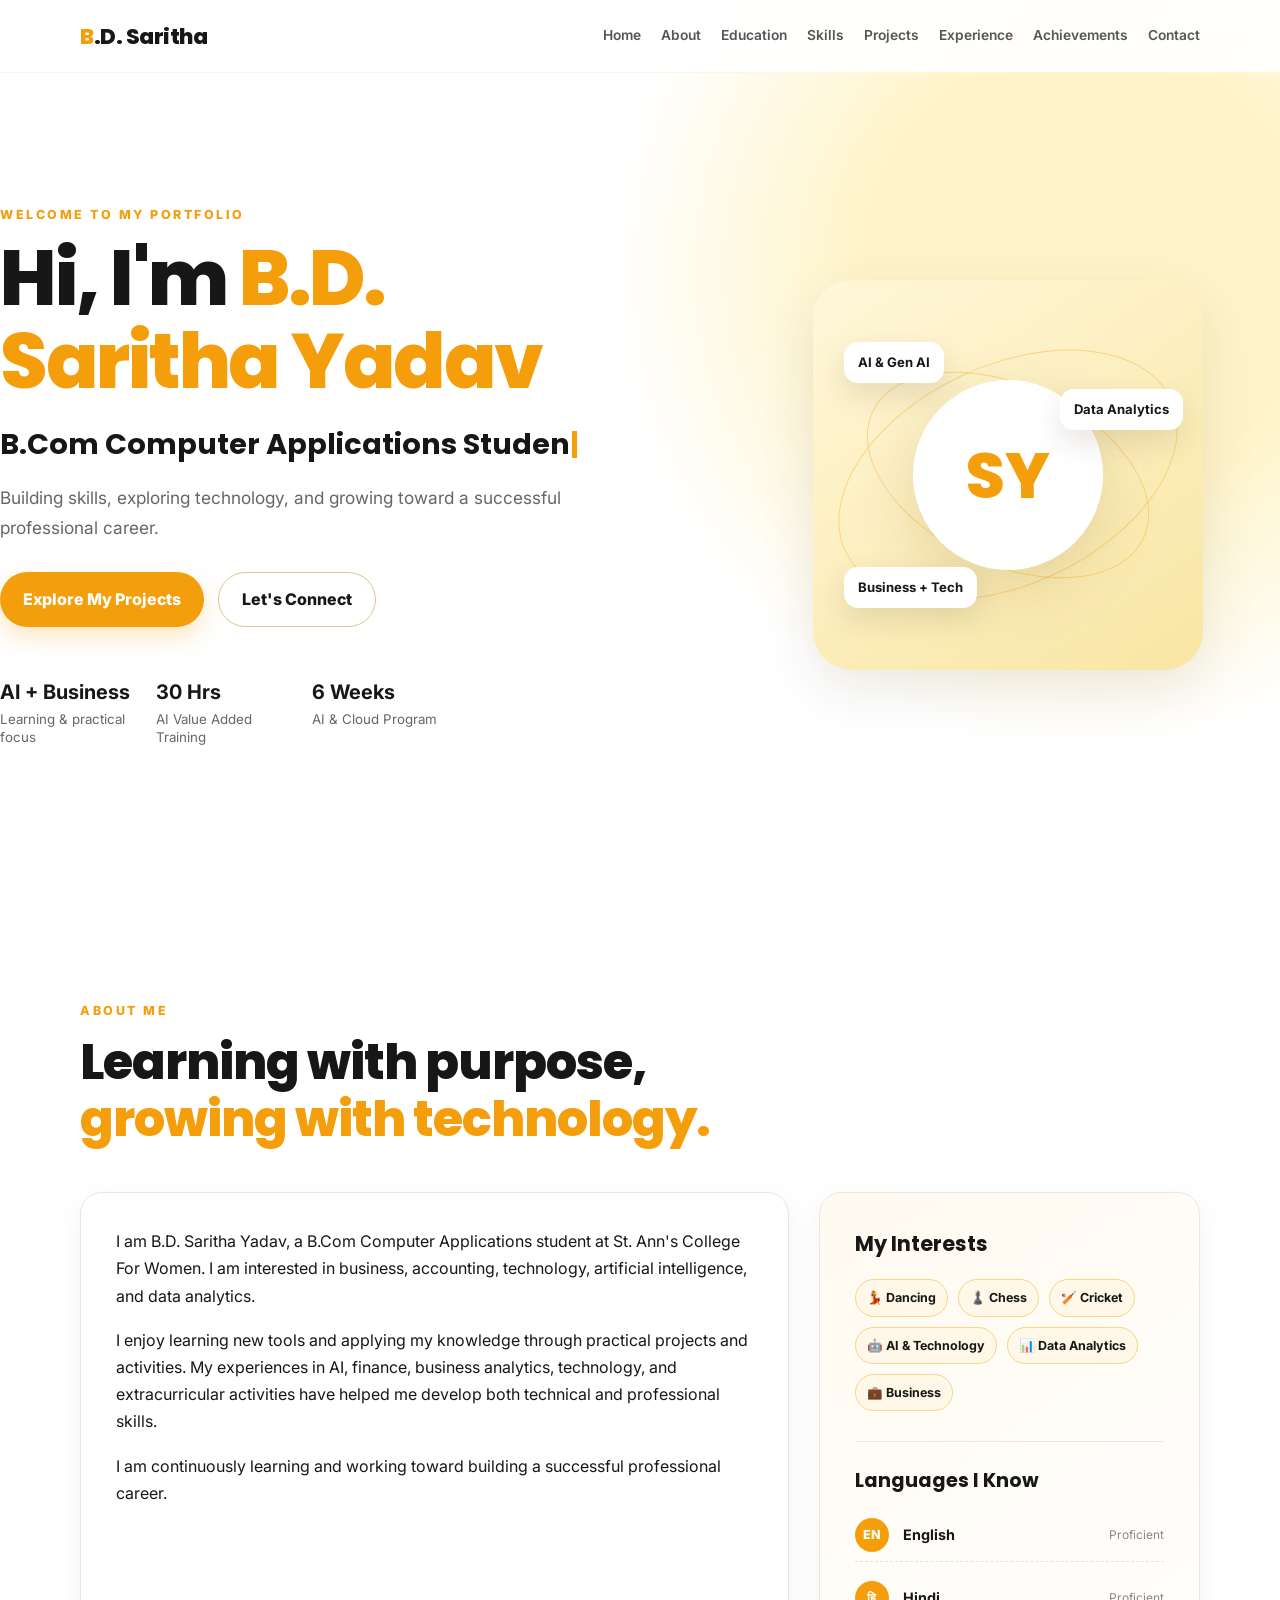
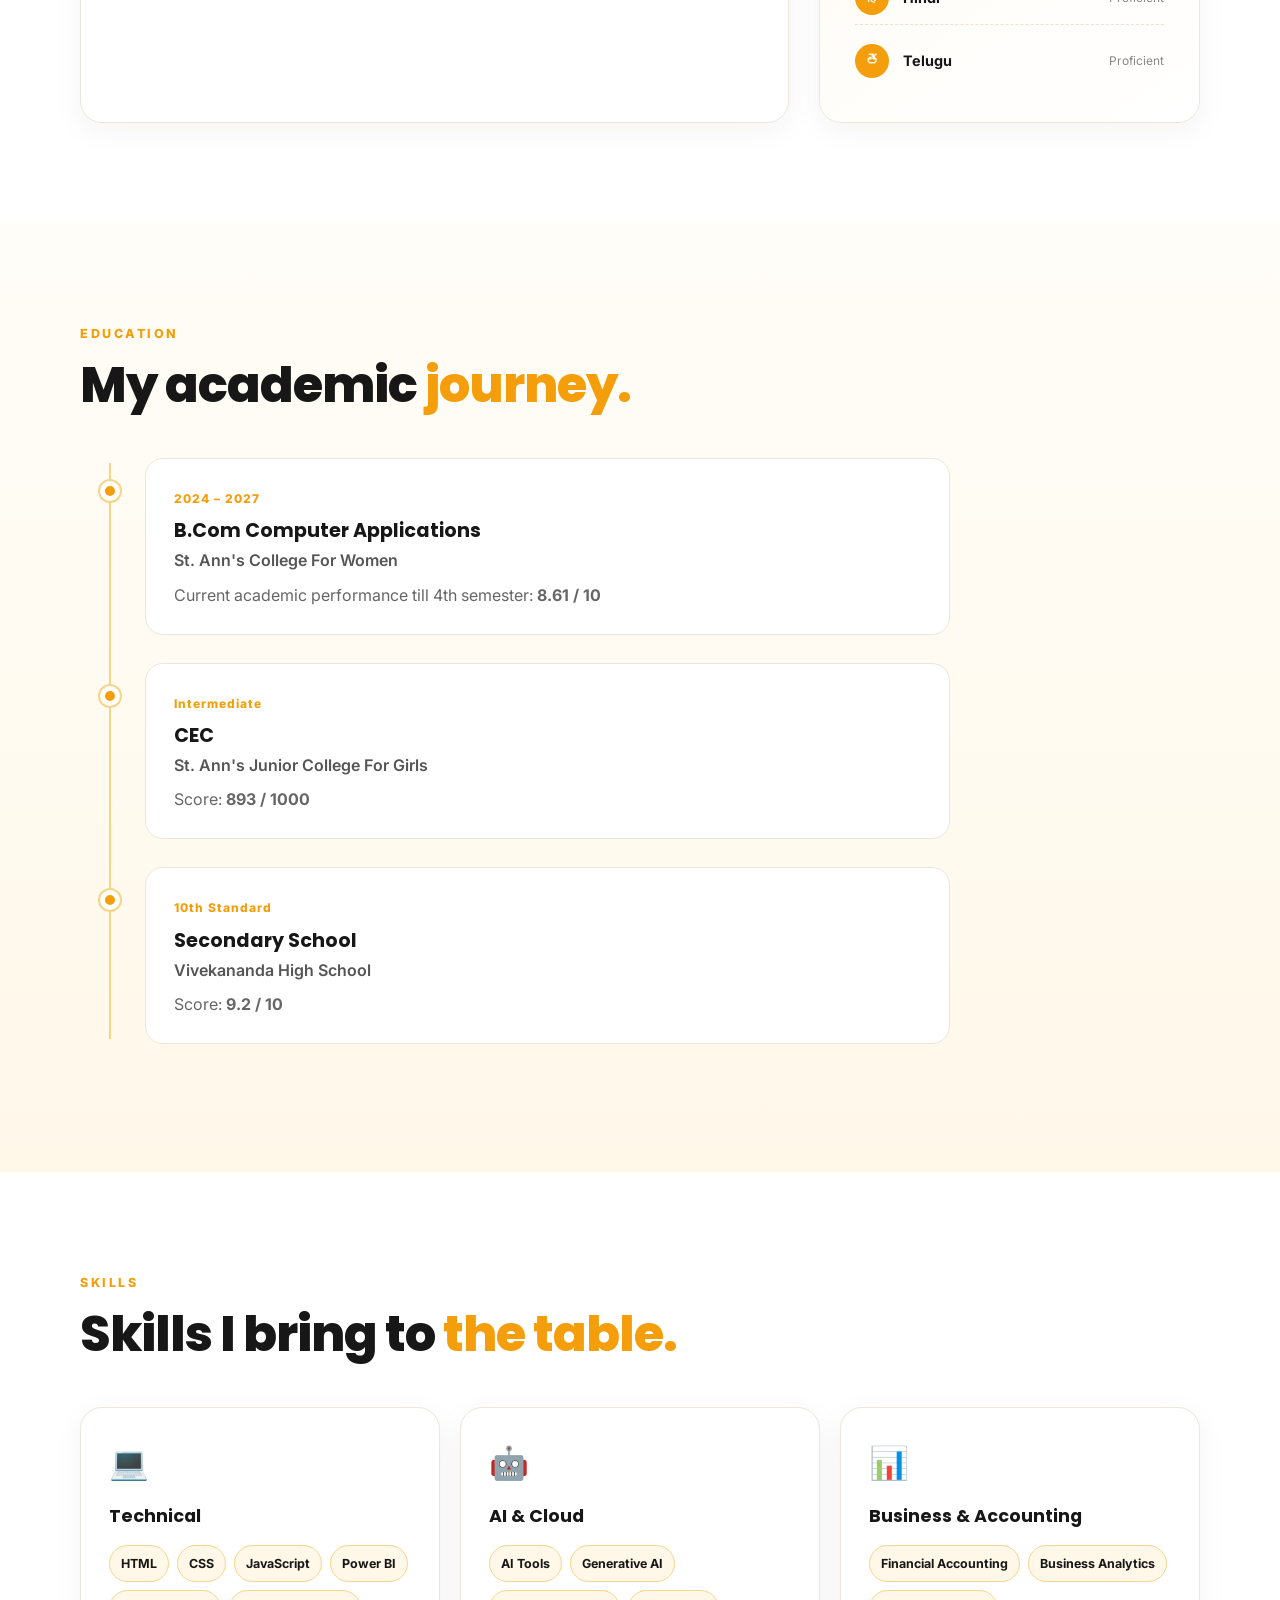
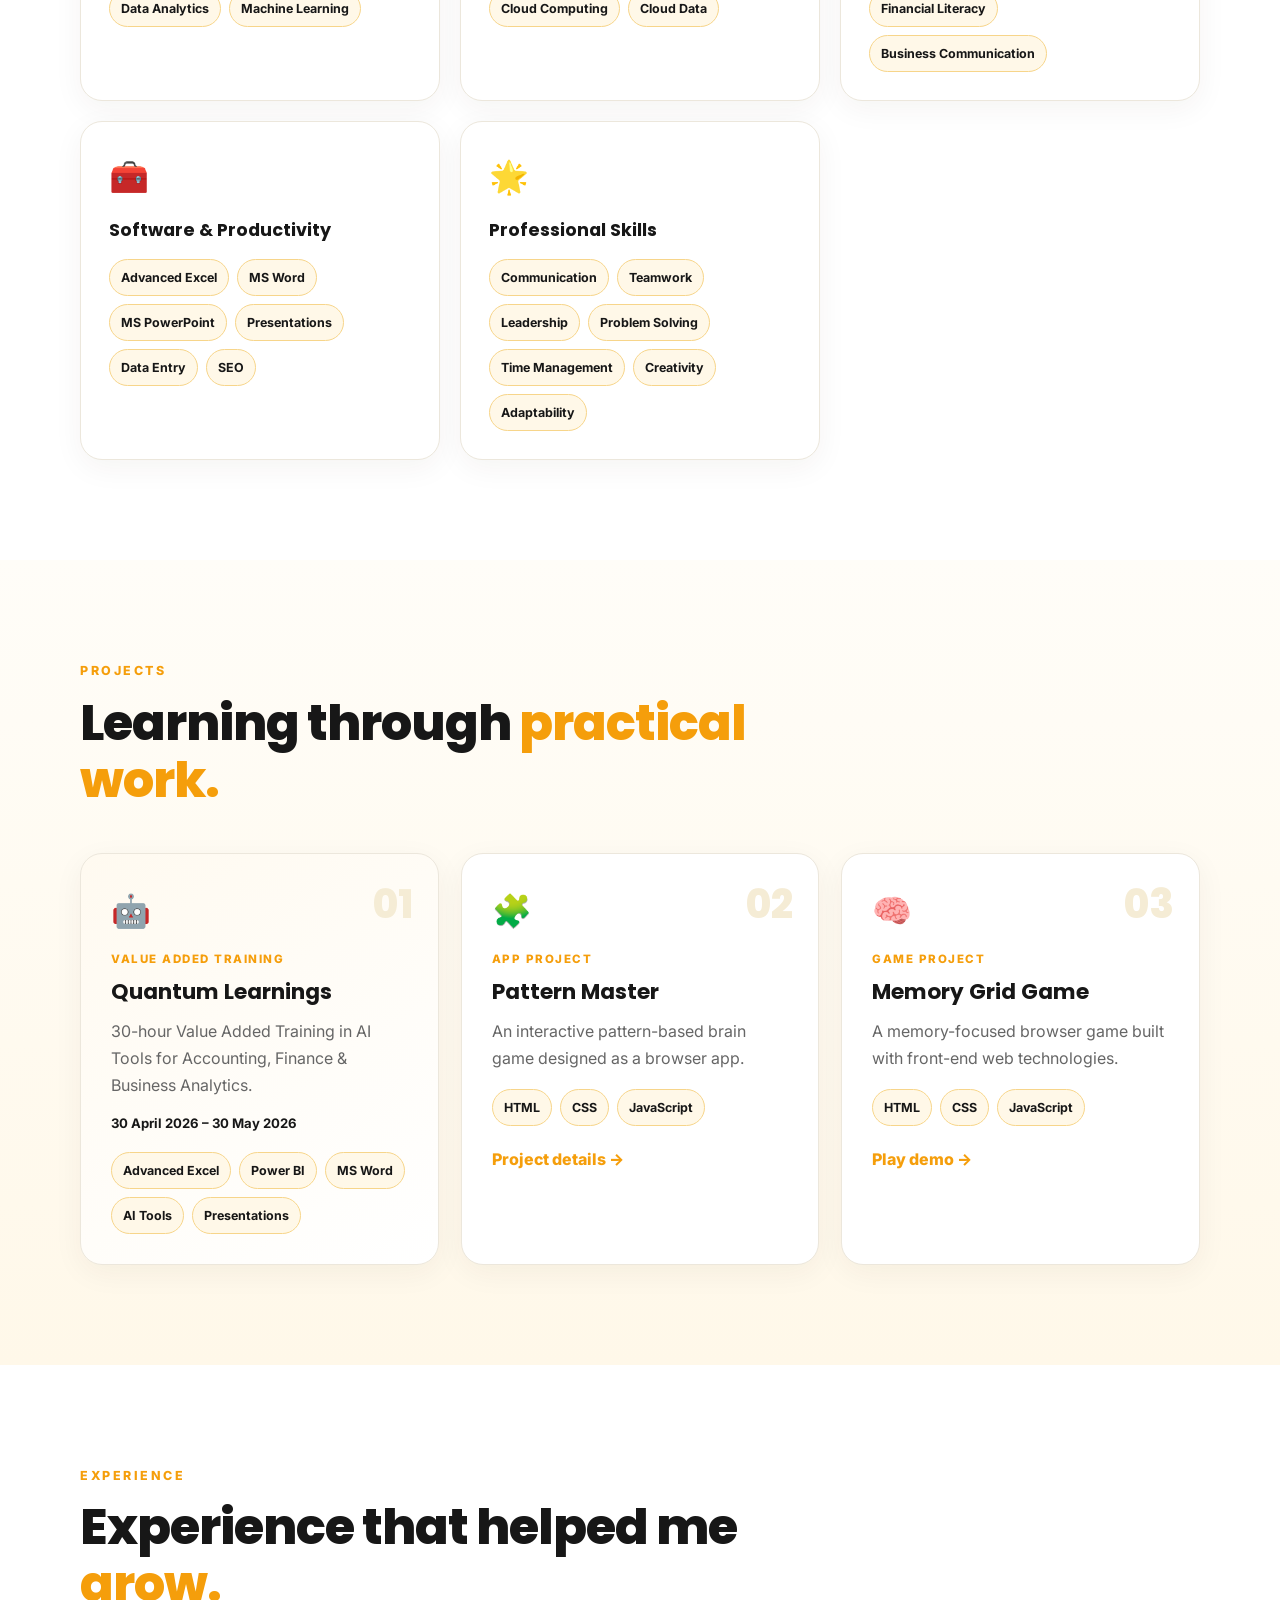
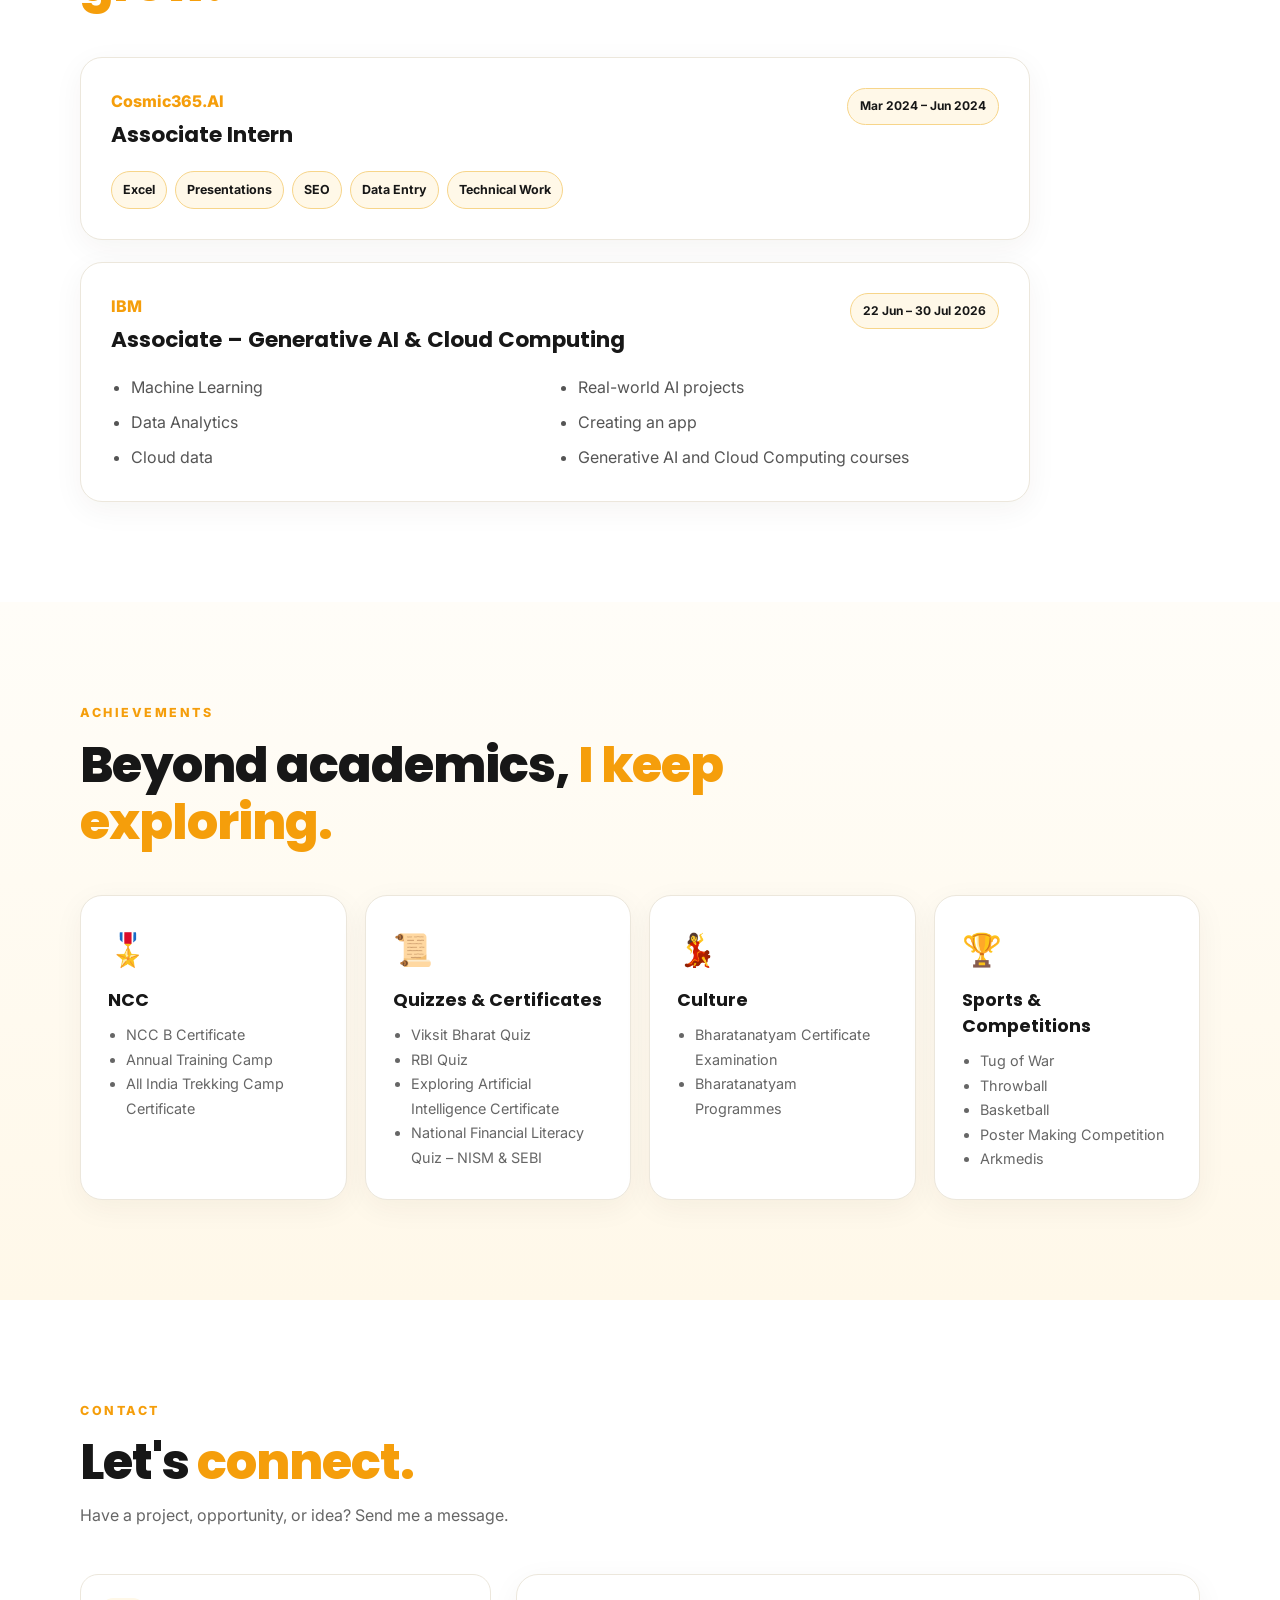
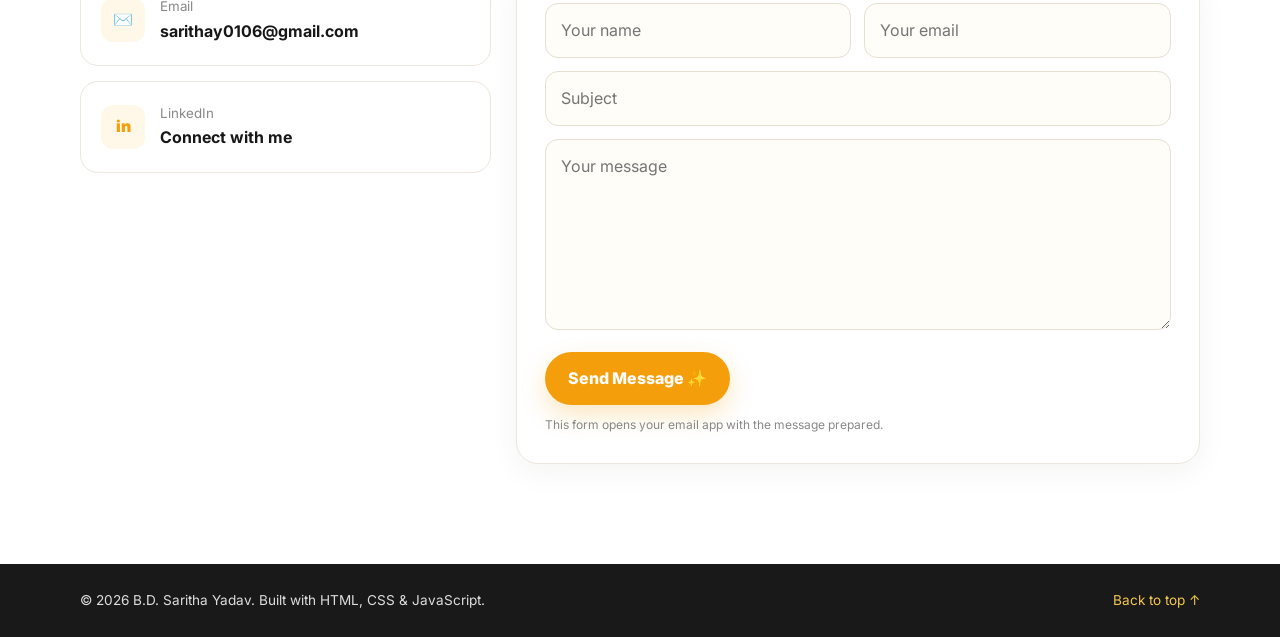
<file: index.html>
<!DOCTYPE html>
<html lang="en">
<head>
  <meta charset="UTF-8">
  <meta name="viewport" content="width=device-width, initial-scale=1.0">
  <meta name="description" content="Portfolio of B.D. Saritha Yadav - B.Com Computer Applications student.">
  <title>B.D. Saritha Yadav | Portfolio</title>
  <link rel="preconnect" href="https://fonts.googleapis.com">
  <link rel="preconnect" href="https://fonts.gstatic.com" crossorigin>
  <link href="https://fonts.googleapis.com/css2?family=Inter:wght@400;500;600;700;800&family=Poppins:wght@500;600;700;800&display=swap" rel="stylesheet">
  <link rel="stylesheet" href="style.css">
</head>
<body>
  <header class="header" id="top">
    <nav class="nav container">
      <a class="logo" href="#home"><span>B</span>.D. Saritha</a>
      <button class="menu-toggle" aria-label="Open navigation" aria-expanded="false">☰</button>
      <div class="nav-links">
        <a href="#home">Home</a>
        <a href="#about">About</a>
        <a href="#education">Education</a>
        <a href="#skills">Skills</a>
        <a href="#projects">Projects</a>
        <a href="#experience">Experience</a>
        <a href="#achievements">Achievements</a>
        <a href="#contact">Contact</a>
      </div>
    </nav>
  </header>

  <main>
    <section class="hero section" id="home">
      <div class="hero-content reveal">
        <p class="eyebrow">WELCOME TO MY PORTFOLIO</p>
        <h1>Hi, I'm <span>B.D. Saritha Yadav</span></h1>
        <h2><span id="typing"></span><span class="cursor">|</span></h2>
        <p class="hero-text">
          Building skills, exploring technology, and growing toward a successful professional career.
        </p>
        <div class="hero-buttons">
          <a class="btn primary" href="#projects">Explore My Projects</a>
          <a class="btn secondary" href="#contact">Let's Connect</a>
        </div>
        <div class="quick-stats">
          <div><strong>AI + Business</strong><small>Learning & practical focus</small></div>
          <div><strong>30 Hrs</strong><small>AI Value Added Training</small></div>
          <div><strong>6 Weeks</strong><small>AI & Cloud Program</small></div>
        </div>
      </div>
      <div class="hero-card reveal">
        <div class="initials">SY</div>
        <div class="orbit orbit-one"></div>
        <div class="orbit orbit-two"></div>
        <div class="floating-card card-one">AI & Gen AI</div>
        <div class="floating-card card-two">Business + Tech</div>
        <div class="floating-card card-three">Data Analytics</div>
      </div>
    </section>

    <section class="section" id="about">
      <div class="container">
        <div class="section-heading reveal">
          <p class="eyebrow">ABOUT ME</p>
          <h2>Learning with purpose, <span>growing with technology.</span></h2>
        </div>
        <div class="about-grid">
          <div class="about-text reveal">
            <p>I am B.D. Saritha Yadav, a B.Com Computer Applications student at St. Ann's College For Women. I am interested in business, accounting, technology, artificial intelligence, and data analytics.</p>
            <p>I enjoy learning new tools and applying my knowledge through practical projects and activities. My experiences in AI, finance, business analytics, technology, and extracurricular activities have helped me develop both technical and professional skills.</p>
            <p>I am continuously learning and working toward building a successful professional career.</p>
          </div>
          <div class="interest-panel reveal">
            <h3>My Interests</h3>
            <div class="interest-list">
              <span>💃 Dancing</span><span>♟️ Chess</span><span>🏏 Cricket</span>
              <span>🤖 AI & Technology</span><span>📊 Data Analytics</span><span>💼 Business</span>
            </div>
            <div class="languages">
              <h3>Languages I Know</h3>
              <div class="language-list">
                <div><span>EN</span><strong>English</strong><small>Proficient</small></div>
                <div><span>हि</span><strong>Hindi</strong><small>Proficient</small></div>
                <div><span>తె</span><strong>Telugu</strong><small>Proficient</small></div>
              </div>
            </div>
          </div>
        </div>
      </div>
    </section>
  
    <section class="section soft-section" id="education">
      <div class="container">
        <div class="section-heading reveal">
          <p class="eyebrow">EDUCATION</p>
          <h2>My academic <span>journey.</span></h2>
        </div>
        <div class="timeline">
          <article class="timeline-item reveal">
            <div class="timeline-dot"></div>
            <div class="timeline-card">
              <span class="date">2024 – 2027</span>
              <h3>B.Com Computer Applications</h3>
              <h4>St. Ann's College For Women</h4>
              <p>Current academic performance till 4th semester: <strong>8.61 / 10</strong></p>
            </div>
          </article>
          <article class="timeline-item reveal">
            <div class="timeline-dot"></div>
            <div class="timeline-card">
              <span class="date">Intermediate</span>
              <h3>CEC</h3>
              <h4>St. Ann's Junior College For Girls</h4>
              <p>Score: <strong>893 / 1000</strong></p>
            </div>
          </article>
          <article class="timeline-item reveal">
            <div class="timeline-dot"></div>
            <div class="timeline-card">
              <span class="date">10th Standard</span>
              <h3>Secondary School</h3>
              <h4>Vivekananda High School</h4>
              <p>Score: <strong>9.2 / 10</strong></p>
            </div>
          </article>
        </div>
      </div>
    </section>

    <section class="section" id="skills">
      <div class="container">
        <div class="section-heading reveal">
          <p class="eyebrow">SKILLS</p>
          <h2>Skills I bring to <span>the table.</span></h2>
        </div>
        <div class="skills-grid">
          <div class="skill-card reveal"><div class="skill-icon">💻</div><h3>Technical</h3><div class="tags"><span>HTML</span><span>CSS</span><span>JavaScript</span><span>Power BI</span><span>Data Analytics</span><span>Machine Learning</span></div></div>
          <div class="skill-card reveal"><div class="skill-icon">🤖</div><h3>AI & Cloud</h3><div class="tags"><span>AI Tools</span><span>Generative AI</span><span>Cloud Computing</span><span>Cloud Data</span></div></div>
          <div class="skill-card reveal"><div class="skill-icon">📊</div><h3>Business & Accounting</h3><div class="tags"><span>Financial Accounting</span><span>Business Analytics</span><span>Financial Literacy</span><span>Business Communication</span></div></div>
          <div class="skill-card reveal"><div class="skill-icon">🧰</div><h3>Software & Productivity</h3><div class="tags"><span>Advanced Excel</span><span>MS Word</span><span>MS PowerPoint</span><span>Presentations</span><span>Data Entry</span><span>SEO</span></div></div>
          <div class="skill-card reveal"><div class="skill-icon">🌟</div><h3>Professional Skills</h3><div class="tags"><span>Communication</span><span>Teamwork</span><span>Leadership</span><span>Problem Solving</span><span>Time Management</span><span>Creativity</span><span>Adaptability</span></div></div>
        </div>
      </div>
    </section>

    <section class="section soft-section" id="projects">
      <div class="container">
        <div class="section-heading reveal">
          <p class="eyebrow">PROJECTS</p>
          <h2>Learning through <span>practical work.</span></h2>
        </div>
        <div class="projects-grid">
          <article class="project-card featured reveal">
            <div class="project-number">01</div>
            <div class="project-icon">🤖</div>
            <p class="project-type">VALUE ADDED TRAINING</p>
            <h3>Quantum Learnings</h3>
            <p>30-hour Value Added Training in AI Tools for Accounting, Finance & Business Analytics.</p>
            <p class="project-date">30 April 2026 – 30 May 2026</p>
            <div class="project-pills"><span>Advanced Excel</span><span>Power BI</span><span>MS Word</span><span>AI Tools</span><span>Presentations</span></div>
          </article>

          <article class="project-card reveal">
            <div class="project-number">02</div>
            <div class="project-icon">🧩</div>
            <p class="project-type">APP PROJECT</p>
            <h3>Pattern Master</h3>
            <p>An interactive pattern-based brain game designed as a browser app.</p>
            <div class="project-pills"><span>HTML</span><span>CSS</span><span>JavaScript</span></div>
            <button class="text-btn" data-demo="pattern">Project details →</button>
          </article>

          <article class="project-card reveal">
            <div class="project-number">03</div>
            <div class="project-icon">🧠</div>
            <p class="project-type">GAME PROJECT</p>
            <h3>Memory Grid Game</h3>
            <p>A memory-focused browser game built with front-end web technologies.</p>
            <div class="project-pills"><span>HTML</span><span>CSS</span><span>JavaScript</span></div>
            <a class="text-btn" href="https://sarithay0106-gif.github.io/Saritha-Yadav/" target="_blank" rel="noopener">Play demo →</a>
          </article>
        </div>
      </div>
    </section>

    <section class="section" id="experience">
      <div class="container">
        <div class="section-heading reveal">
          <p class="eyebrow">EXPERIENCE</p>
          <h2>Experience that helped me <span>grow.</span></h2>
        </div>
        <div class="experience-list">
          <article class="experience-card reveal">
            <div class="experience-top"><div><p class="company">Cosmic365.AI</p><h3>Associate Intern</h3></div><span class="date-badge">Mar 2024 – Jun 2024</span></div>
            <div class="experience-tags"><span>Excel</span><span>Presentations</span><span>SEO</span><span>Data Entry</span><span>Technical Work</span></div>
          </article>
          <article class="experience-card reveal">
            <div class="experience-top"><div><p class="company">IBM</p><h3>Associate – Generative AI & Cloud Computing</h3></div><span class="date-badge">22 Jun – 30 Jul 2026</span></div>
            <ul class="work-list"><li>Machine Learning</li><li>Real-world AI projects</li><li>Data Analytics</li><li>Creating an app</li><li>Cloud data</li><li>Generative AI and Cloud Computing courses</li></ul>
          </article>
        </div>
      </div>
    </section>

    <section class="section soft-section" id="achievements">
      <div class="container">
        <div class="section-heading reveal">
          <p class="eyebrow">ACHIEVEMENTS</p>
          <h2>Beyond academics, <span>I keep exploring.</span></h2>
        </div>
        <div class="achievement-grid">
          <div class="achievement-card reveal"><div>🎖️</div><h3>NCC</h3><ul><li>NCC B Certificate</li><li>Annual Training Camp</li><li>All India Trekking Camp Certificate</li></ul></div>
          <div class="achievement-card reveal"><div>📜</div><h3>Quizzes & Certificates</h3><ul><li>Viksit Bharat Quiz</li><li>RBI Quiz</li><li>Exploring Artificial Intelligence Certificate</li><li>National Financial Literacy Quiz – NISM & SEBI</li></ul></div>
          <div class="achievement-card reveal"><div>💃</div><h3>Culture</h3><ul><li>Bharatanatyam Certificate Examination</li><li>Bharatanatyam Programmes</li></ul></div>
          <div class="achievement-card reveal"><div>🏆</div><h3>Sports & Competitions</h3><ul><li>Tug of War</li><li>Throwball</li><li>Basketball</li><li>Poster Making Competition</li><li>Arkmedis</li></ul></div>
        </div>
      </div>
    </section>

    <section class="section" id="contact">
      <div class="container">
        <div class="section-heading reveal">
          <p class="eyebrow">CONTACT</p>
          <h2>Let's <span>connect.</span></h2>
          <p>Have a project, opportunity, or idea? Send me a message.</p>
        </div>
        <div class="contact-grid">
          <div class="contact-info reveal">
            <a href="mailto:sarithay0106@gmail.com" class="contact-item"><span>✉️</span><div><small>Email</small><strong>sarithay0106@gmail.com</strong></div></a>
            <a href="https://www.linkedin.com/in/saritha-yadav-21368a2b8" target="_blank" rel="noopener" class="contact-item"><span>in</span><div><small>LinkedIn</small><strong>Connect with me</strong></div></a>
          </div>
          <form class="contact-form reveal" id="contactForm">
            <div class="form-row"><input type="text" id="name" placeholder="Your name" required><input type="email" id="email" placeholder="Your email" required></div>
            <input type="text" id="subject" placeholder="Subject" required>
            <textarea id="message" rows="6" placeholder="Your message" required></textarea>
            <button class="btn primary" type="submit">Send Message ✨</button>
            <p class="form-note">This form opens your email app with the message prepared.</p>
          </form>
        </div>
      </div>
    </section>
  </main>

  <button class="top-btn" id="topBtn" aria-label="Back to top">↑</button>

  <footer>
    <div class="container footer-inner">
      <p>© <span id="year"></span> B.D. Saritha Yadav. Built with HTML, CSS & JavaScript.</p>
      <a href="#home">Back to top ↑</a>
    </div>
  </footer>
<script src="script.js"></script>
</body>
</html>
</file>
<file: style.css>
:root {
  --gold: #f59e0b;
  --gold-light: #fff1c2;
  --gold-pale: #fff8e8;
  --ink: #171717;
  --muted: #666;
  --white: #fff;
  --line: #ece7dc;
  --shadow: 0 18px 55px rgba(55, 43, 14, .10);
  --radius: 22px;
}
* { box-sizing: border-box; margin: 0; padding: 0; }
html { scroll-behavior: smooth; }
body { font-family: Inter, sans-serif; color: var(--ink); background: #fff; line-height: 1.7; }
a { color: inherit; text-decoration: none; }
button, input, textarea { font: inherit; }
.container { width: min(1120px, 92%); margin: auto; }
.section { padding: 100px 0; scroll-margin-top: 75px; }
.soft-section { background: linear-gradient(180deg, #fffdf8, #fff8e9); }
.header { position: fixed; z-index: 1000; top: 0; width: 100%; background: rgba(255,255,255,.90); backdrop-filter: blur(14px); border-bottom: 1px solid rgba(245,158,11,.10); }
.nav { min-height: 72px; display: flex; align-items: center; justify-content: space-between; gap: 25px; }
.logo { font: 800 1.35rem Poppins, sans-serif; letter-spacing: -.5px; }
.logo span { color: var(--gold); }
.nav-links { display: flex; gap: 20px; align-items: center; }
.nav-links a { font-size: .86rem; font-weight: 600; color: #555; position: relative; }
.nav-links a:hover { color: var(--gold); }
.menu-toggle { display: none; border: 0; background: transparent; font-size: 1.5rem; cursor: pointer; }
.hero { min-height: 100vh; padding-top: 150px; display: grid; grid-template-columns: 1.1fr .9fr; align-items: center; gap: 70px; background: radial-gradient(circle at 85% 30%, #fff4c9 0 18%, transparent 38%), #fff; }
.eyebrow { color: var(--gold); font-size: .78rem; letter-spacing: 2.5px; font-weight: 800; margin-bottom: 12px; }
.hero h1 { font: 800 clamp(2.7rem, 6vw, 5rem)/1.08 Poppins, sans-serif; letter-spacing: -2.5px; }
.hero h1 span, .section-heading h2 span { color: var(--gold); }
.hero h2 { min-height: 48px; margin: 20px 0 12px; font: 700 clamp(1.25rem, 3vw, 1.8rem) Poppins, sans-serif; }
.cursor { color: var(--gold); animation: blink .8s infinite; }
.hero-text { max-width: 600px; color: var(--muted); font-size: 1.08rem; }
.hero-buttons { display: flex; gap: 14px; flex-wrap: wrap; margin-top: 30px; }
.btn { border: 0; border-radius: 999px; padding: 13px 23px; font-weight: 800; cursor: pointer; transition: .25s; display: inline-flex; justify-content: center; align-items: center; }
.btn.primary { background: var(--gold); color: #fff; box-shadow: 0 10px 25px rgba(245,158,11,.25); }
.btn.primary:hover { transform: translateY(-3px); background: #d97706; }
.btn.secondary { border: 1px solid #dcc68a; background: #fff; }
.btn.secondary:hover { transform: translateY(-3px); border-color: var(--gold); }
.quick-stats { display: flex; gap: 26px; margin-top: 48px; flex-wrap: wrap; }
.quick-stats div { display: flex; flex-direction: column; }
.quick-stats strong { font-size: 1.25rem; }
.quick-stats small { color: var(--muted); max-width: 130px; line-height: 1.3; margin-top: 2px; }
.hero-card { width: min(390px, 100%); aspect-ratio: 1; margin: auto; border-radius: 38px; background: linear-gradient(145deg,#fff7d9,#f9e6a3); box-shadow: var(--shadow); position: relative; display: grid; place-items: center; overflow: hidden; }
.initials { width: 190px; height: 190px; border-radius: 50%; display: grid; place-items: center; background: #fff; color: var(--gold); font: 800 4rem Poppins; box-shadow: 0 20px 60px rgba(105,75,0,.15); z-index: 2; }
.orbit { position: absolute; border: 1px solid rgba(245,158,11,.35); border-radius: 50%; }
.orbit-one { width: 300px; height: 180px; transform: rotate(25deg); }
.orbit-two { width: 360px; height: 220px; transform: rotate(-25deg); }
.floating-card { position: absolute; background: #fff; padding: 9px 14px; border-radius: 14px; box-shadow: 0 12px 30px rgba(55,43,14,.12); font-weight: 700; font-size: .82rem; z-index: 3; animation: float 4s ease-in-out infinite; }
.card-one { top: 16%; left: 8%; }.card-two { bottom: 16%; left: 8%; animation-delay: 1s; }.card-three { top: 28%; right: 5%; animation-delay: 2s; }
.section-heading { max-width: 760px; margin-bottom: 45px; }
.section-heading h2 { font: 800 clamp(2rem,4vw,3.1rem)/1.15 Poppins; letter-spacing: -1px; }
.section-heading > p:last-child { margin-top: 12px; color: var(--muted); }
.about-grid { display: grid; grid-template-columns: 1.3fr .7fr; gap: 30px; }
.about-text, .interest-panel, .skill-card, .project-card, .experience-card, .achievement-card, .contact-form { background: #fff; border: 1px solid var(--line); border-radius: var(--radius); box-shadow: 0 8px 30px rgba(55,43,14,.05); }
.about-text { padding: 35px; }
.about-text p + p { margin-top: 17px; }
.interest-panel { padding: 35px; background: linear-gradient(145deg,#fffaf0,#fff); }
.interest-panel h3 { font: 700 1.3rem Poppins; margin-bottom: 20px; }
.interest-list { display: flex; flex-wrap: wrap; gap: 10px; }
.interest-list span, .tags span, .project-pills span, .experience-tags span { background: var(--gold-pale); border: 1px solid #f7d58a; padding: 7px 11px; border-radius: 999px; font-size: .78rem; font-weight: 700; }
.timeline { position: relative; max-width: 850px; margin-left: 20px; }
.timeline:before { content: ""; position: absolute; left: 9px; top: 5px; bottom: 5px; width: 2px; background: #f4d58a; }
.timeline-item { position: relative; padding-left: 45px; margin-bottom: 28px; }
.timeline-dot { position: absolute; left: 0; top: 23px; width: 20px; height: 20px; border: 5px solid #fff; border-radius: 50%; background: var(--gold); box-shadow: 0 0 0 2px #f4d58a; z-index: 1; }
.timeline-card { background: #fff; border: 1px solid var(--line); border-radius: 18px; padding: 25px 28px; }
.date { color: var(--gold); font-size: .75rem; font-weight: 800; letter-spacing: 1px; }
.timeline-card h3 { font: 700 1.2rem Poppins; margin: 5px 0 2px; }.timeline-card h4 { color: #555; font-weight: 600; }.timeline-card p { color: var(--muted); margin-top: 7px; }
.skills-grid { display: grid; grid-template-columns: repeat(3,1fr); gap: 20px; }
.skill-card { padding: 28px; transition: .3s; }.skill-card:hover,.project-card:hover,.achievement-card:hover { transform: translateY(-7px); box-shadow: var(--shadow); border-color: #f4c96a; }
.skill-icon,.project-icon { font-size: 2rem; margin-bottom: 12px; }.skill-card h3 { font: 700 1.1rem Poppins; margin-bottom: 16px; }.tags,.project-pills,.experience-tags { display: flex; flex-wrap: wrap; gap: 8px; }
.projects-grid { display: grid; grid-template-columns: repeat(3,1fr); gap: 22px; }
.project-card { padding: 30px; position: relative; overflow: hidden; transition: .3s; }.project-number { position: absolute; top: 20px; right: 25px; font: 800 2.5rem Poppins; color: #f5ecd5; }.project-type { color: var(--gold); font-size: .72rem; font-weight: 800; letter-spacing: 1.5px; }.project-card h3 { font: 700 1.35rem Poppins; margin: 5px 0 10px; }.project-card > p:not(.project-type):not(.project-date) { color: var(--muted); }.project-date { font-size: .82rem; font-weight: 700; margin: 13px 0; }.project-pills { margin-top: 17px; }.text-btn { display: inline-block; margin-top: 20px; border: 0; background: transparent; color: var(--gold); font-weight: 800; cursor: pointer; padding: 0; }.featured { background: linear-gradient(145deg,#fffaf0,#fff); }
.experience-list { display: grid; gap: 22px; max-width: 950px; }.experience-card { padding: 30px; }.experience-top { display: flex; justify-content: space-between; gap: 20px; align-items: flex-start; }.company { color: var(--gold); font-weight: 800; }.experience-card h3 { font: 700 1.35rem Poppins; margin-top: 3px; }.date-badge { white-space: nowrap; background: var(--gold-pale); border: 1px solid #f7d58a; border-radius: 999px; padding: 7px 12px; font-size: .75rem; font-weight: 700; }.experience-tags { margin-top: 20px; }.work-list { display: grid; grid-template-columns: 1fr 1fr; gap: 8px 25px; margin-top: 18px; padding-left: 20px; color: #555; }
.achievement-grid { display: grid; grid-template-columns: repeat(4,1fr); gap: 18px; }.achievement-card { padding: 27px; transition: .3s; }.achievement-card > div { font-size: 2rem; }.achievement-card h3 { font: 700 1.1rem Poppins; margin: 10px 0; }.achievement-card ul { padding-left: 18px; color: #666; font-size: .9rem; }
.contact-grid { display: grid; grid-template-columns: .75fr 1.25fr; gap: 25px; }.contact-info { display: grid; gap: 15px; align-content: start; }.contact-item { padding: 20px; border: 1px solid var(--line); border-radius: 18px; display: flex; gap: 15px; align-items: center; background: #fff; transition: .25s; }.contact-item:hover { transform: translateX(5px); border-color: #f4c96a; }.contact-item > span { width: 44px; height: 44px; display: grid; place-items: center; border-radius: 12px; background: var(--gold-pale); color: var(--gold); font-weight: 900; }.contact-item small,.contact-item strong { display: block; }.contact-item small { color: #888; }.contact-form { padding: 28px; }.form-row { display: grid; grid-template-columns: 1fr 1fr; gap: 13px; }.contact-form input,.contact-form textarea { width: 100%; border: 1px solid #e6e0d3; border-radius: 13px; padding: 13px 15px; outline: none; margin-bottom: 13px; background: #fffdf8; }.contact-form input:focus,.contact-form textarea:focus { border-color: var(--gold); box-shadow: 0 0 0 3px rgba(245,158,11,.10); }.contact-form textarea { resize: vertical; }.form-note { font-size: .75rem; color: #888; margin-top: 10px; }
footer { background: #191919; color: #ddd; padding: 25px 0; }.footer-inner { display: flex; justify-content: space-between; gap: 20px; font-size: .85rem; }.footer-inner a { color: #f3c74e; }
.top-btn { position: fixed; right: 22px; bottom: 22px; width: 44px; height: 44px; border: 0; border-radius: 50%; background: var(--gold); color: #fff; font-size: 1.2rem; cursor: pointer; opacity: 0; visibility: hidden; transition: .3s; z-index: 999; }.top-btn.show { opacity: 1; visibility: visible; }
.reveal { opacity: 0; transform: translateY(25px); transition: .7s ease; }.reveal.visible { opacity: 1; transform: none; }
@keyframes float { 50% { transform: translateY(-10px); } } @keyframes blink { 50% { opacity: 0; } }
@media (max-width: 980px) {
  .nav-links { display: none; position: absolute; top: 72px; left: 0; right: 0; background: #fff; padding: 20px 4%; border-bottom: 1px solid var(--line); flex-direction: column; align-items: flex-start; }
  .nav-links.open { display: flex; }.menu-toggle { display: block; }
  .hero { grid-template-columns: 1fr; text-align: center; }.hero-text { margin: auto; }.hero-buttons,.quick-stats { justify-content: center; }.hero-card { width: min(340px,90%); }
  .about-grid,.contact-grid { grid-template-columns: 1fr; }.skills-grid { grid-template-columns: repeat(2,1fr); }.projects-grid { grid-template-columns: 1fr 1fr; }.achievement-grid { grid-template-columns: 1fr 1fr; }
}
@media (max-width: 650px) {
  .section { padding: 75px 0; }.hero { padding-top: 125px; gap: 45px; }.hero h1 { letter-spacing: -1.5px; }.quick-stats { gap: 18px; }.quick-stats small { max-width: 105px; }
  .skills-grid,.projects-grid,.achievement-grid { grid-template-columns: 1fr; }.form-row,.work-list { grid-template-columns: 1fr; }.experience-top { flex-direction: column; }.date-badge { white-space: normal; }.about-text,.interest-panel,.skill-card,.project-card,.experience-card,.achievement-card { padding: 24px; }
  .hero-card { width: 290px; }.initials { width: 145px; height: 145px; font-size: 3rem; }.floating-card { font-size: .7rem; }
  .footer-inner { flex-direction: column; }
}

.languages { margin-top: 30px; padding-top: 24px; border-top: 1px solid var(--line); }
.languages h3 { font: 700 1.2rem Poppins; margin-bottom: 14px; }
.language-list { display: grid; gap: 10px; }
.language-list div { display: grid; grid-template-columns: 38px 1fr auto; align-items: center; gap: 10px; padding: 9px 0; border-bottom: 1px dashed #eee2c9; }
.language-list div:last-child { border-bottom: 0; }
.language-list span { width: 34px; height: 34px; display: grid; place-items: center; border-radius: 50%; background: var(--gold); color: white; font-weight: 800; font-size: .78rem; }
.language-list strong { font-size: .9rem; }
.language-list small { color: #888; font-size: .75rem; }
</file>
